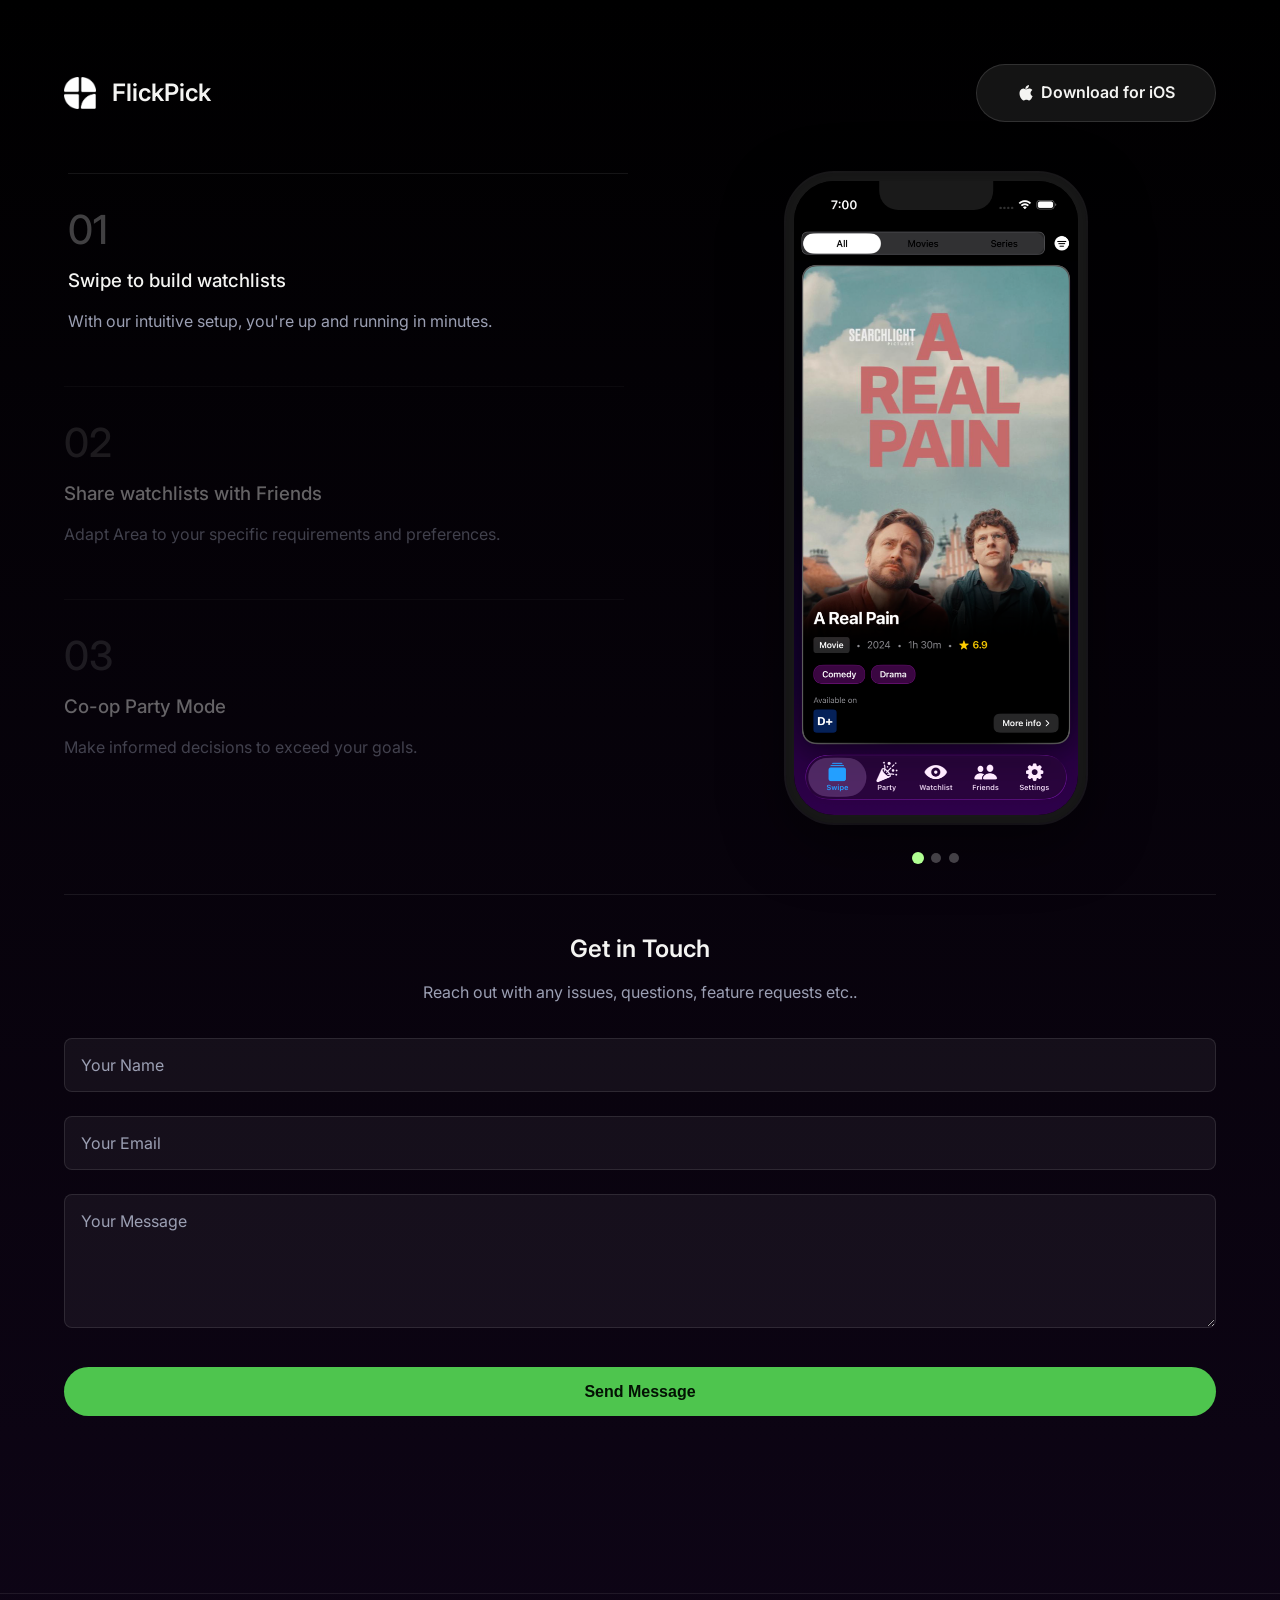
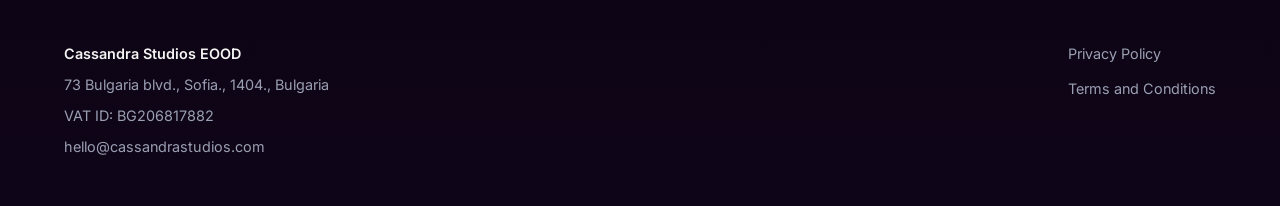
<file: index.html>
<!DOCTYPE html>
<html lang="en">
<head>
    <meta charset="UTF-8">
    <meta name="viewport" content="width=device-width, initial-scale=1.0">
    <title>FlickPick</title>
    <link rel="preconnect" href="https://fonts.googleapis.com">
    <link rel="preconnect" href="https://fonts.gstatic.com" crossorigin>
    <link href="https://fonts.googleapis.com/css2?family=Inter:wght@400;500;600;700&display=swap" rel="stylesheet">
    <link rel="stylesheet" href="styles.css">
    <link rel="icon" type="image/png" href="flickpick-logo.png">
</head>
<body>
    <main>
        <div class="journey-header">
            <div class="journey-copy">
                <p class="eyebrow">FlickPick</p>
                <div class="headline-with-logo">
                    <img class="logo-image" src="flickpick-logo.png" alt="FlickPick logo">
                    <h2>FlickPick</h2>
                </div>
            </div>
            <a class="primary subtle" href="https://apps.apple.com/app/id6755031485" target="_blank" rel="noopener noreferrer">
                <svg class="apple-icon" width="16" height="20" viewBox="0 0 16 20" fill="none" xmlns="http://www.w3.org/2000/svg">
                    <path d="M13.5 10.5c-.1-2.2 1.8-3.3 1.9-3.4-1-1.5-2.5-1.7-3.1-1.7-1.3-.1-2.5.8-3.2.8-.7 0-1.6-.8-2.6-.8-1.3 0-2.5.8-3.3 2-1.4 2.4-.4 6 1 8 .7 1 1.5 2.1 2.6 2 1 0 1.4-.6 2.6-.6 1.2 0 1.5.6 2.6.6 1.1.1 1.8-1 2.5-2 0.8-1.1 1.1-2.2 1.1-2.3 0 0-2.1-.8-2.1-3.2zm-2.4-5.8c.6-.7 1-1.7.9-2.7-.9.1-2 .6-2.6 1.3-.6.7-1.1 1.6-1 2.6 1 .1 2-.4 2.7-1.2z" fill="currentColor"/>
                </svg>
                Download for iOS
            </a>
        </div>

        <div class="steps-container">
            <div class="steps-column">
                <article data-slide="0" class="step-card step-active">
                    <span class="step-number">01</span>
                    <h3>Swipe to build watchlists</h3>
                    <p>With our intuitive setup, you're up and running in minutes.</p>
                </article>
                <article data-slide="1" class="step-card">
                    <span class="step-number">02</span>
                    <h3>Share watchlists with Friends</h3>
                    <p>Adapt Area to your specific requirements and preferences.</p>
                </article>
                <article data-slide="2" class="step-card">
                    <span class="step-number">03</span>
                    <h3>Co-op Party Mode</h3>
                    <p>Make informed decisions to exceed your goals.</p>
                </article>
            </div>
            <div class="phone-mockup-container">
                <div class="iphone-frame">
                    <div class="iphone-screen">
                        <div class="iphone-notch"></div>
                        <div class="iphone-content">
                            <img src="screenshot1.png" alt="FlickPick app screenshot" class="phone-screenshot" id="phoneSlideImage">
                        </div>
                    </div>
                    <div class="phone-dots">
                        <button class="phone-dot" data-target="0" aria-label="Slide 1"></button>
                        <button class="phone-dot" data-target="1" aria-label="Slide 2"></button>
                        <button class="phone-dot" data-target="2" aria-label="Slide 3"></button>
                    </div>
                </div>
            </div>
        </div>

        <div class="connect-block">
            <h2>Get in Touch</h2>
            <p>Reach out with any issues, questions, feature requests etc..</p>
            
            <form class="contact-form" id="contactForm" action="/api/contact" method="POST" novalidate>
                <div class="form-group">
                    <input type="text" name="name" id="name" placeholder="Your Name" required>
                </div>
                <div class="form-group">
                    <input type="email" name="email" id="email" placeholder="Your Email" required>
                </div>
                <div class="form-group">
                    <textarea name="message" id="message" rows="5" placeholder="Your Message" required></textarea>
                </div>
                <button type="button" class="primary deep" id="contactSubmit">Send Message</button>
                <p class="form-status" role="status" aria-live="polite"></p>
            </form>
        </div>
    </main>
    <footer class="site-footer">
        <div class="footer-content">
            <div class="footer-company">
                <p><strong>Cassandra Studios EOOD</strong></p>
                <p>73 Bulgaria blvd., Sofia., 1404., Bulgaria</p>
                <p>VAT ID: BG206817882</p>
                <p><a href="mailto:hello@cassandrastudios.com">hello@cassandrastudios.com</a></p>
            </div>
            <div class="footer-links">
                <a href="privacy-policy.html">Privacy Policy</a>
                <a href="terms-of-service.html">Terms and Conditions</a>
            </div>
        </div>
    </footer>

    <script>
        document.addEventListener('DOMContentLoaded', () => {
            const phoneSlides = [
                { src: 'screenshot1.png', articleIndex: 0 },
                { src: 'screenshot2.png', articleIndex: 1 },
                { src: 'screenshot3.png', articleIndex: 2 }
            ];
            
            const phoneImage = document.getElementById('phoneSlideImage');
            const stepCards = Array.from(document.querySelectorAll('.steps-column .step-card'));
            const dots = Array.from(document.querySelectorAll('.phone-dot'));
            let currentSlide = 0;
            let slideTimer;
            
            const setActiveSlide = (index) => {
                currentSlide = index;
                const slide = phoneSlides[index];
                if (phoneImage) {
                    phoneImage.src = slide.src;
                }
                dots.forEach((dot, dotIndex) => {
                    dot.classList.toggle('active', dotIndex === index);
                });
                stepCards.forEach((card, cardIndex) => {
                    card.classList.toggle('step-active', cardIndex === slide.articleIndex);
                });
            };
            
            const startSlideShow = () => {
                stopSlideShow();
                slideTimer = setInterval(() => {
                    const nextIndex = (currentSlide + 1) % phoneSlides.length;
                    setActiveSlide(nextIndex);
                }, 5000);
            };
            
            const stopSlideShow = () => {
                if (slideTimer) {
                    clearInterval(slideTimer);
                }
            };
            
            const handleSelect = (targetIndex) => {
                setActiveSlide(targetIndex);
                startSlideShow();
            };

            dots.forEach((dot) => {
                dot.addEventListener('click', () => {
                    const targetIndex = Number(dot.dataset.target);
                    handleSelect(targetIndex);
                });
            });

            stepCards.forEach((card, cardIndex) => {
                card.addEventListener('click', () => {
                    handleSelect(cardIndex);
                });
            });
            
            setActiveSlide(0);
            startSlideShow();
            
            const contactForm = document.getElementById('contactForm');
            const submitButton = document.getElementById('contactSubmit');
            const statusEl = document.querySelector('.form-status');
            if (contactForm && submitButton) {
                submitButton.addEventListener('click', async () => {
                    if (statusEl) {
                        statusEl.textContent = 'Sending...';
                    }
                    submitButton.disabled = true;

                    const formData = new FormData(contactForm);
                    const endpoint = contactForm.getAttribute('action') || '/api/contact';

                    try {
                        const response = await fetch(endpoint, {
                            method: 'POST',
                            body: formData,
                        });

                        if (!response.ok) {
                            throw new Error('Request failed');
                        }

                        if (statusEl) {
                            statusEl.textContent = 'Thanks! We will get back to you shortly.';
                        }
                        contactForm.reset();
                    } catch (error) {
                        if (statusEl) {
                            statusEl.textContent = 'Something went wrong. Please try again later.';
                        }
                    } finally {
                        submitButton.disabled = false;
                    }
                });
            }
        });
    </script>
</body>
</html>
</file>
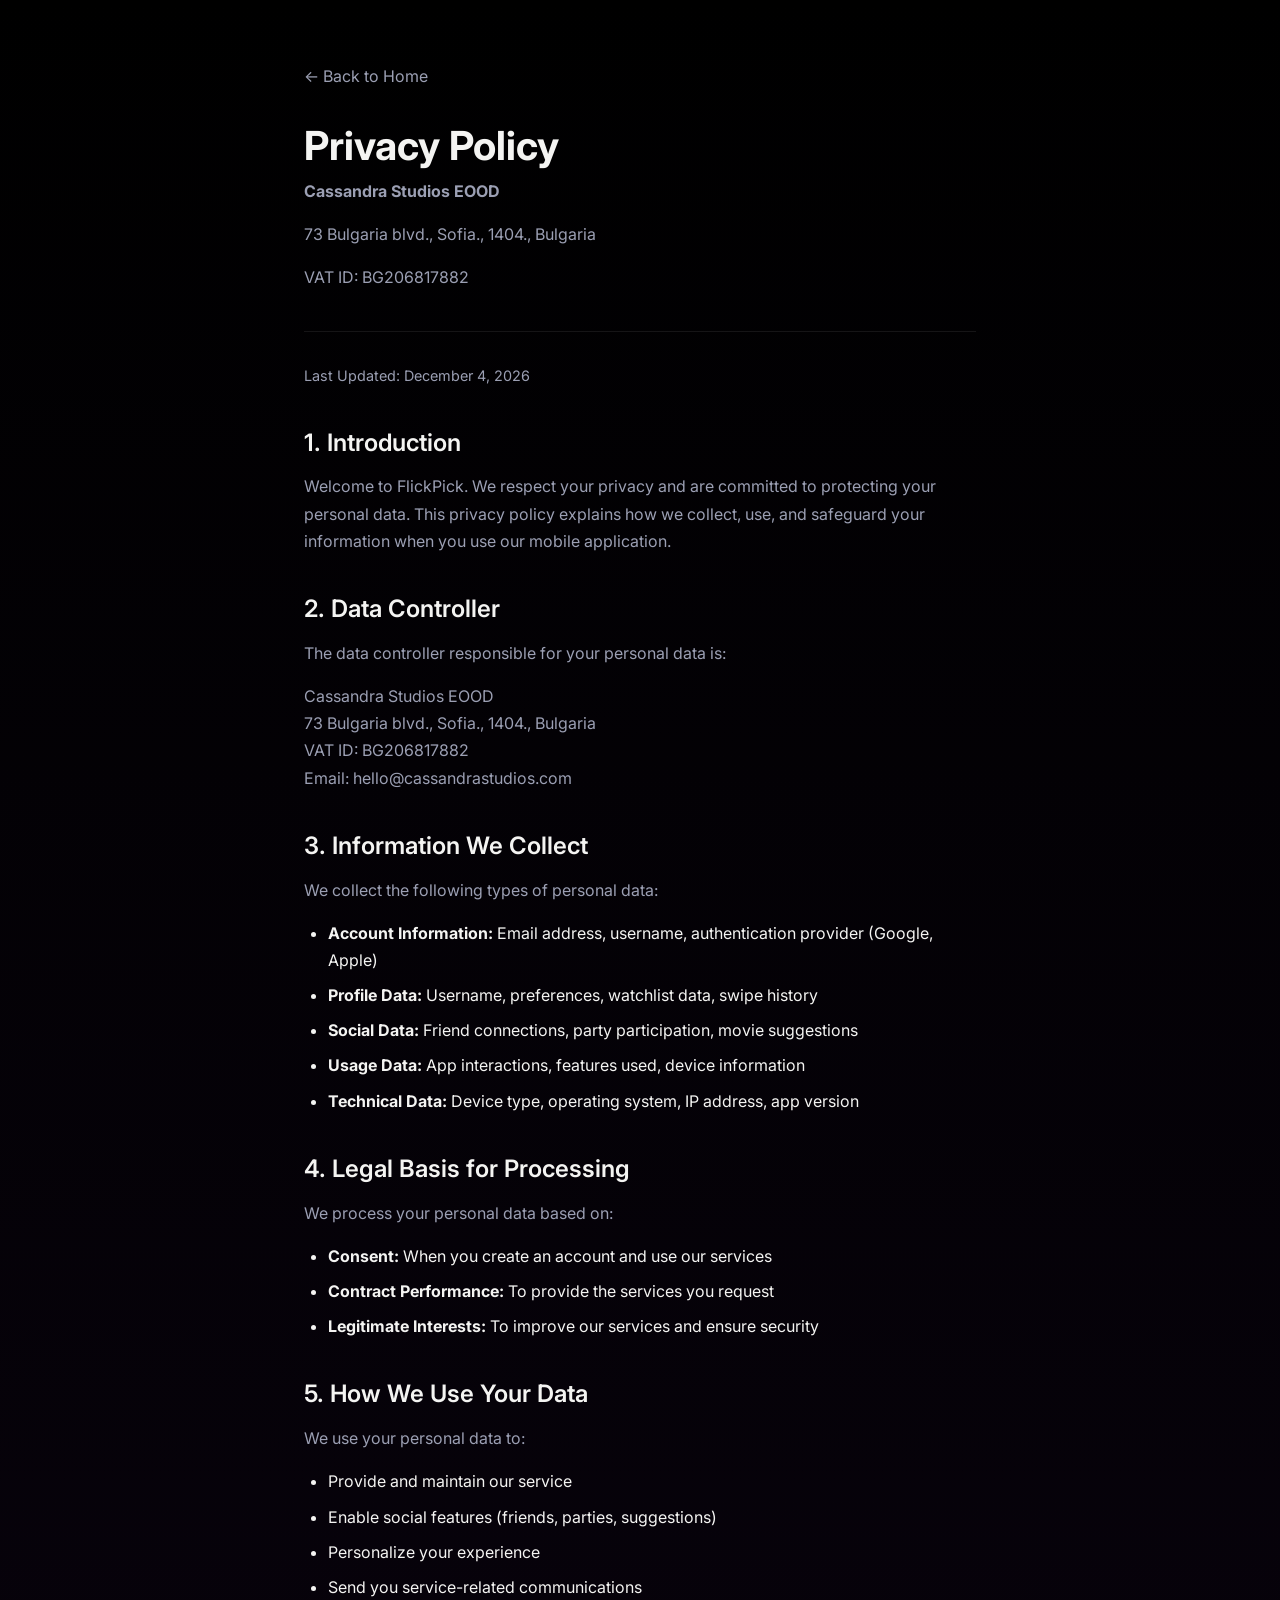
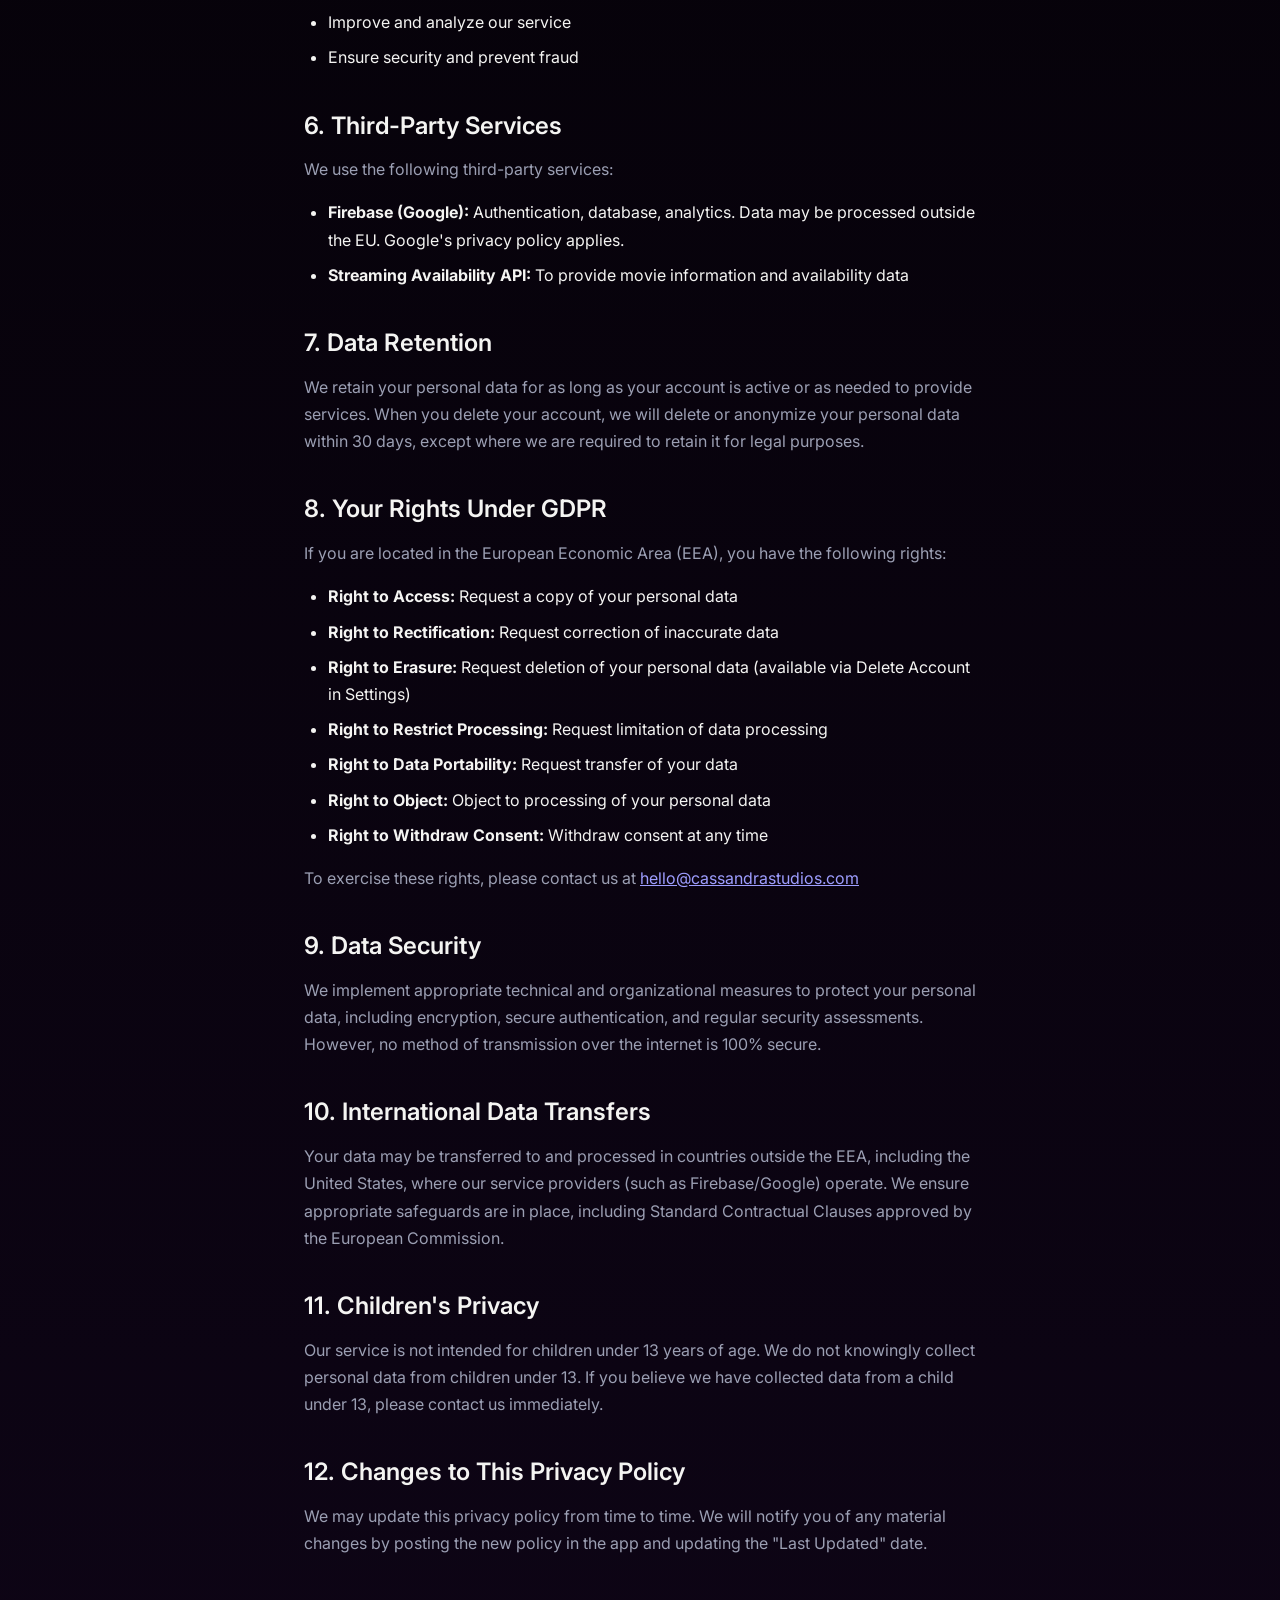
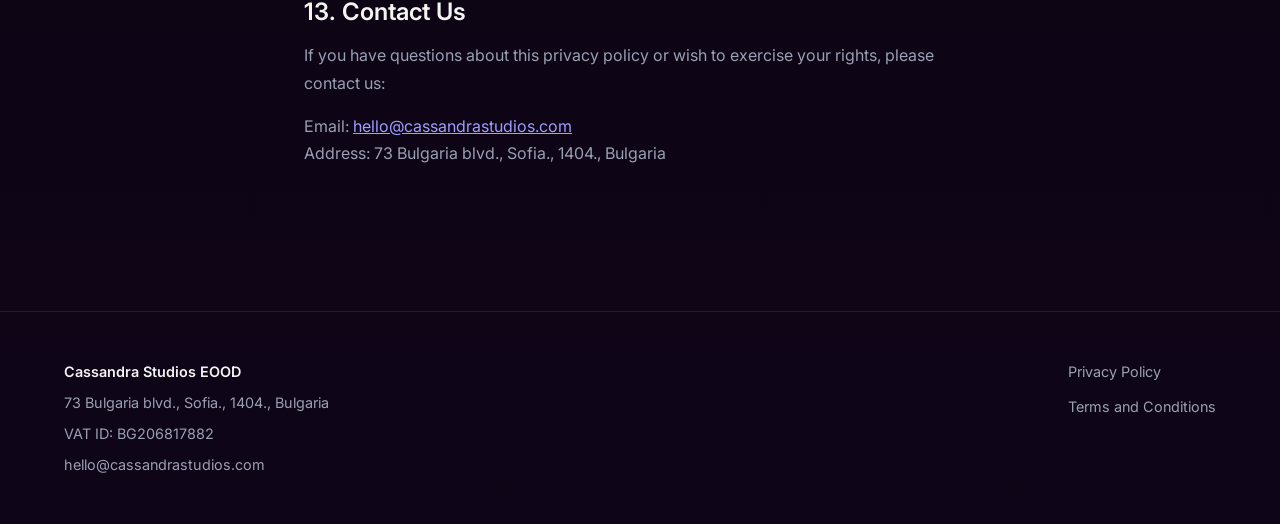
<file: privacy-policy.html>
<!DOCTYPE html>
<html lang="en">
<head>
    <meta charset="UTF-8">
    <meta name="viewport" content="width=device-width, initial-scale=1.0">
    <title>Privacy Policy - FlickPick</title>
    <link rel="preconnect" href="https://fonts.googleapis.com">
    <link rel="preconnect" href="https://fonts.gstatic.com" crossorigin>
    <link href="https://fonts.googleapis.com/css2?family=Inter:wght@400;500;600;700&display=swap" rel="stylesheet">
    <link rel="stylesheet" href="styles.css">
    <style>
        .legal-page { max-width: 800px; margin: 0 auto; padding: 4rem clamp(1.5rem, 5vw, 5rem); }
        .legal-page h1 { font-size: clamp(2rem, 4vw, 2.5rem); margin-bottom: 2rem; }
        .legal-page h2 { font-size: clamp(1.3rem, 3vw, 1.5rem); margin-top: 2.5rem; margin-bottom: 1rem; }
        .legal-page p { margin-bottom: 1rem; line-height: 1.7; }
        .legal-page ul { margin: 1rem 0; padding-left: 1.5rem; }
        .legal-page li { margin-bottom: 0.5rem; line-height: 1.7; }
        .legal-header { border-bottom: 1px solid var(--border); padding-bottom: 1.5rem; margin-bottom: 2rem; }
        .legal-header h1 { margin-bottom: 0.5rem; }
        .back-link { display: inline-block; margin-bottom: 2rem; color: var(--muted); text-decoration: none; transition: color 200ms ease; }
        .back-link:hover { color: var(--text); }
    </style>
</head>
<body>
    <div class="legal-page">
        <a href="index.html" class="back-link">← Back to Home</a>
        <div class="legal-header">
            <h1>Privacy Policy</h1>
            <div>
                <p><strong>Cassandra Studios EOOD</strong></p>
                <p>73 Bulgaria blvd., Sofia., 1404., Bulgaria</p>
                <p>VAT ID: BG206817882</p>
            </div>
        </div>
        <p style="font-size: 0.9rem; color: var(--muted); margin-bottom: 2rem;">Last Updated: <span id="last-updated"></span></p>
        <h2>1. Introduction</h2>
        <p>Welcome to FlickPick. We respect your privacy and are committed to protecting your personal data. This privacy policy explains how we collect, use, and safeguard your information when you use our mobile application.</p>
        <h2>2. Data Controller</h2>
        <p>The data controller responsible for your personal data is:</p>
        <p>Cassandra Studios EOOD<br>73 Bulgaria blvd., Sofia., 1404., Bulgaria<br>VAT ID: BG206817882<br>Email: hello@cassandrastudios.com</p>
        <h2>3. Information We Collect</h2>
        <p>We collect the following types of personal data:</p>
        <ul>
            <li><strong>Account Information:</strong> Email address, username, authentication provider (Google, Apple)</li>
            <li><strong>Profile Data:</strong> Username, preferences, watchlist data, swipe history</li>
            <li><strong>Social Data:</strong> Friend connections, party participation, movie suggestions</li>
            <li><strong>Usage Data:</strong> App interactions, features used, device information</li>
            <li><strong>Technical Data:</strong> Device type, operating system, IP address, app version</li>
        </ul>
        <h2>4. Legal Basis for Processing</h2>
        <p>We process your personal data based on:</p>
        <ul>
            <li><strong>Consent:</strong> When you create an account and use our services</li>
            <li><strong>Contract Performance:</strong> To provide the services you request</li>
            <li><strong>Legitimate Interests:</strong> To improve our services and ensure security</li>
        </ul>
        <h2>5. How We Use Your Data</h2>
        <p>We use your personal data to:</p>
        <ul>
            <li>Provide and maintain our service</li>
            <li>Enable social features (friends, parties, suggestions)</li>
            <li>Personalize your experience</li>
            <li>Send you service-related communications</li>
            <li>Improve and analyze our service</li>
            <li>Ensure security and prevent fraud</li>
        </ul>
        <h2>6. Third-Party Services</h2>
        <p>We use the following third-party services:</p>
        <ul>
            <li><strong>Firebase (Google):</strong> Authentication, database, analytics. Data may be processed outside the EU. Google's privacy policy applies.</li>
            <li><strong>Streaming Availability API:</strong> To provide movie information and availability data</li>
        </ul>
        <h2>7. Data Retention</h2>
        <p>We retain your personal data for as long as your account is active or as needed to provide services. When you delete your account, we will delete or anonymize your personal data within 30 days, except where we are required to retain it for legal purposes.</p>
        <h2>8. Your Rights Under GDPR</h2>
        <p>If you are located in the European Economic Area (EEA), you have the following rights:</p>
        <ul>
            <li><strong>Right to Access:</strong> Request a copy of your personal data</li>
            <li><strong>Right to Rectification:</strong> Request correction of inaccurate data</li>
            <li><strong>Right to Erasure:</strong> Request deletion of your personal data (available via Delete Account in Settings)</li>
            <li><strong>Right to Restrict Processing:</strong> Request limitation of data processing</li>
            <li><strong>Right to Data Portability:</strong> Request transfer of your data</li>
            <li><strong>Right to Object:</strong> Object to processing of your personal data</li>
            <li><strong>Right to Withdraw Consent:</strong> Withdraw consent at any time</li>
        </ul>
        <p>To exercise these rights, please contact us at <a href="mailto:hello@cassandrastudios.com">hello@cassandrastudios.com</a></p>
        <h2>9. Data Security</h2>
        <p>We implement appropriate technical and organizational measures to protect your personal data, including encryption, secure authentication, and regular security assessments. However, no method of transmission over the internet is 100% secure.</p>
        <h2>10. International Data Transfers</h2>
        <p>Your data may be transferred to and processed in countries outside the EEA, including the United States, where our service providers (such as Firebase/Google) operate. We ensure appropriate safeguards are in place, including Standard Contractual Clauses approved by the European Commission.</p>
        <h2>11. Children's Privacy</h2>
        <p>Our service is not intended for children under 13 years of age. We do not knowingly collect personal data from children under 13. If you believe we have collected data from a child under 13, please contact us immediately.</p>
        <h2>12. Changes to This Privacy Policy</h2>
        <p>We may update this privacy policy from time to time. We will notify you of any material changes by posting the new policy in the app and updating the "Last Updated" date.</p>
        <h2>13. Contact Us</h2>
        <p>If you have questions about this privacy policy or wish to exercise your rights, please contact us:</p>
        <p>Email: <a href="mailto:hello@cassandrastudios.com">hello@cassandrastudios.com</a><br>Address: 73 Bulgaria blvd., Sofia., 1404., Bulgaria</p>
    </div>
    <footer class="site-footer">
        <div class="footer-content">
            <div class="footer-company">
                <p><strong>Cassandra Studios EOOD</strong></p>
                <p>73 Bulgaria blvd., Sofia., 1404., Bulgaria</p>
                <p>VAT ID: BG206817882</p>
                <p><a href="mailto:hello@cassandrastudios.com">hello@cassandrastudios.com</a></p>
            </div>
            <div class="footer-links">
                <a href="privacy-policy.html">Privacy Policy</a>
                <a href="terms-of-service.html">Terms and Conditions</a>
            </div>
        </div>
    </footer>
    <script>document.getElementById('last-updated').textContent = new Date().toLocaleDateString('en-US', { year: 'numeric', month: 'long', day: 'numeric' });</script>
</body>
</html>
</file>
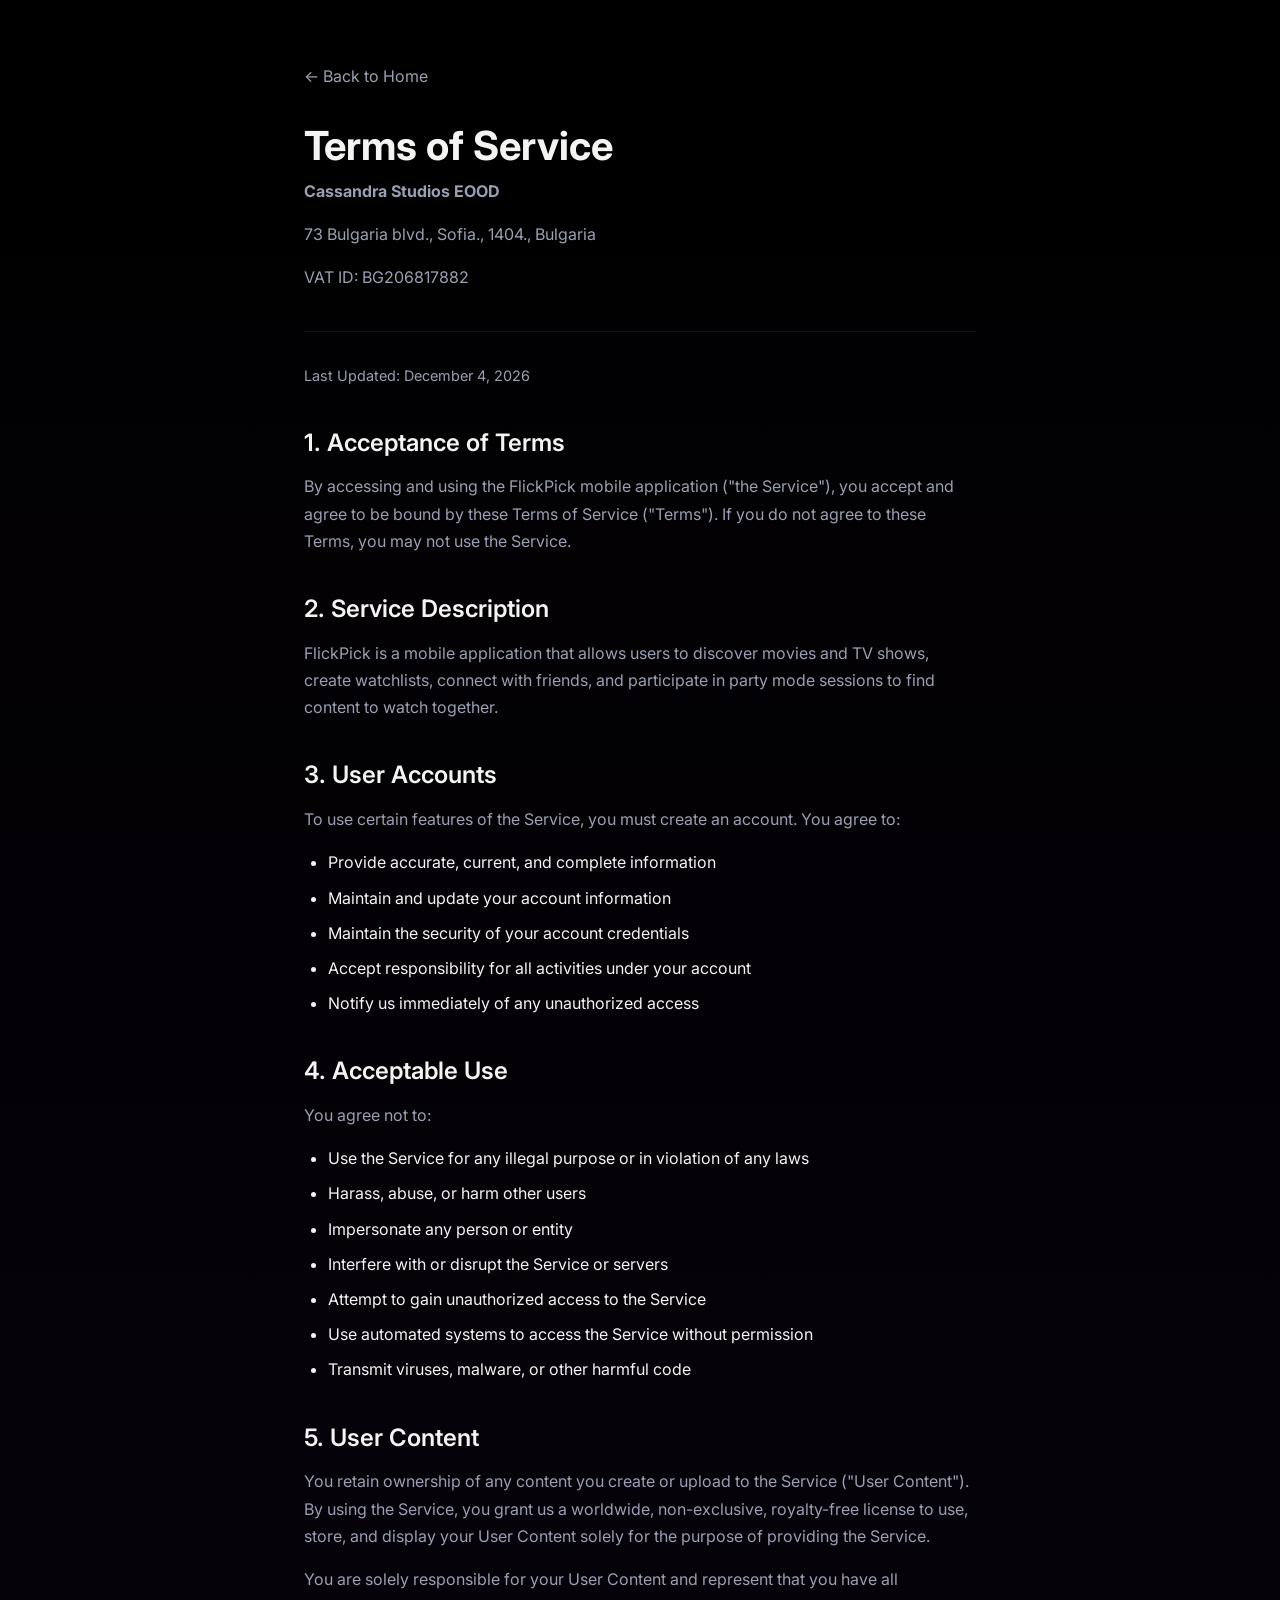
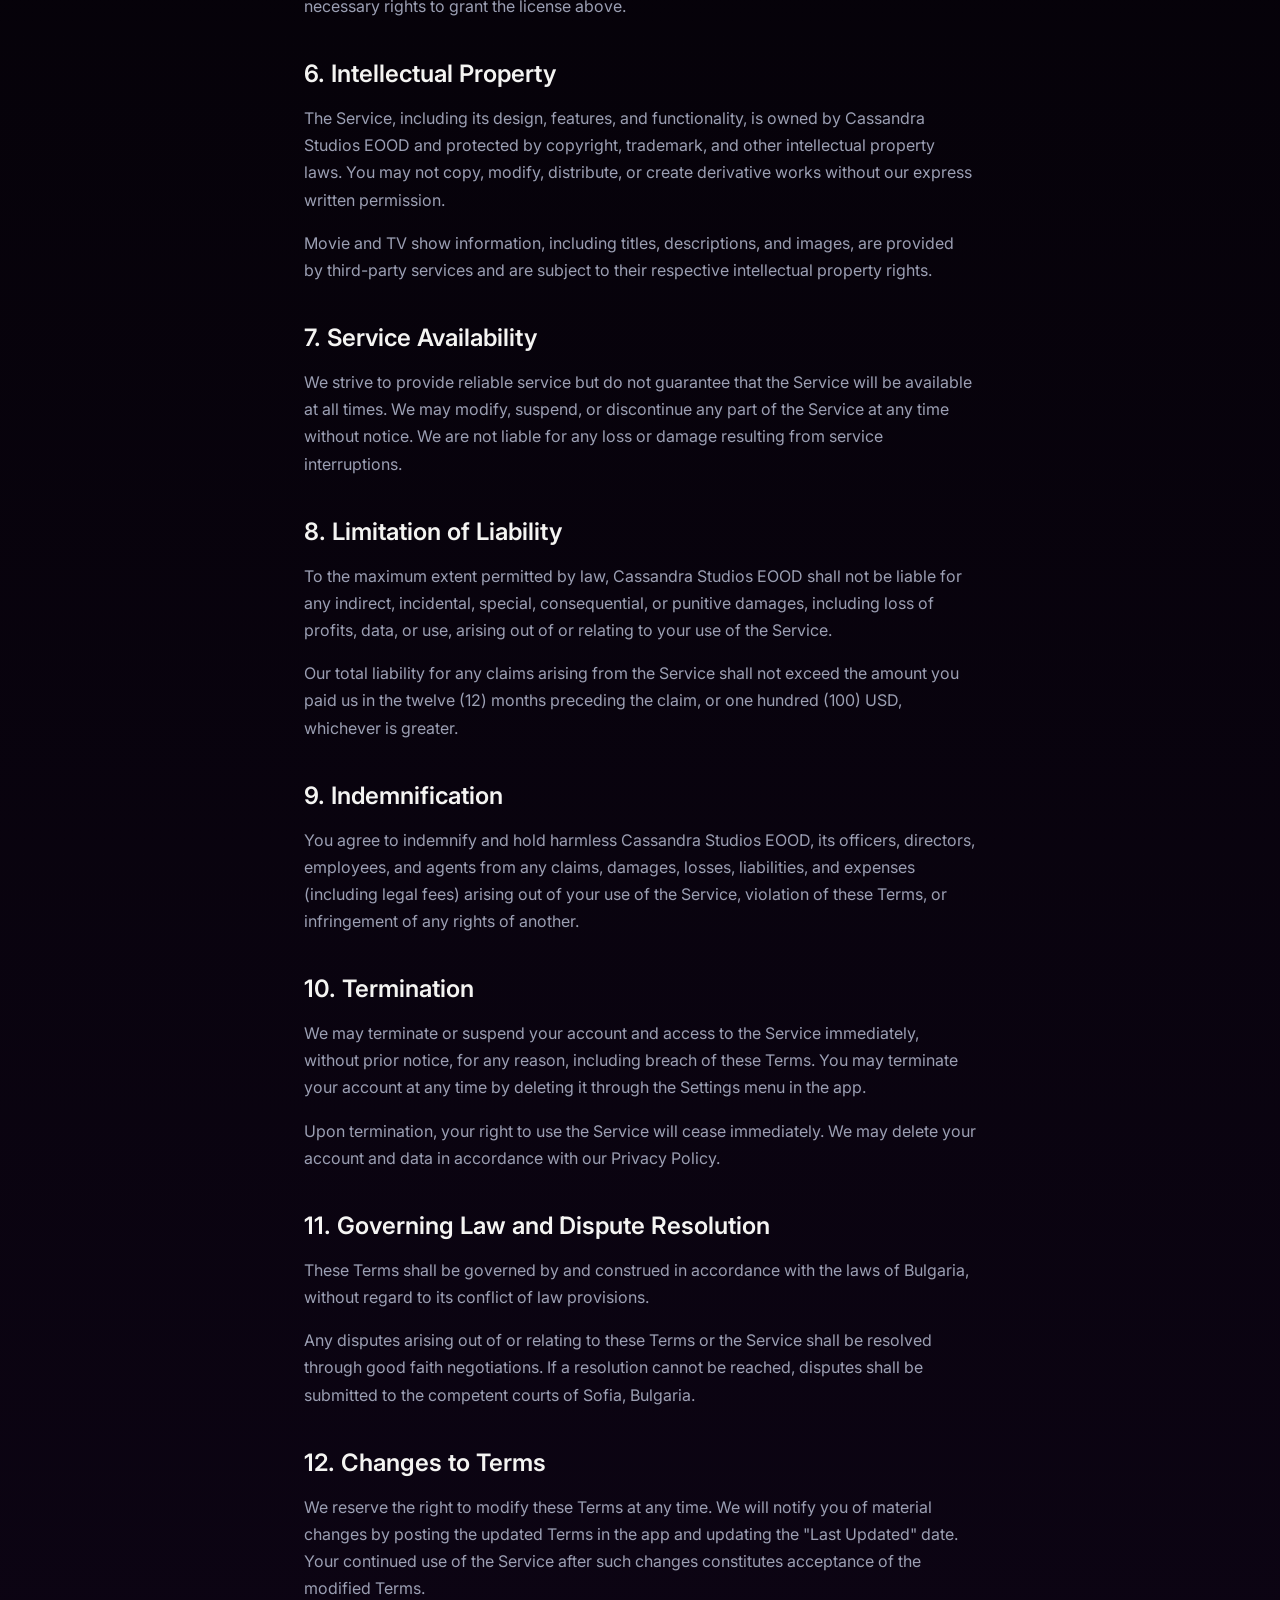
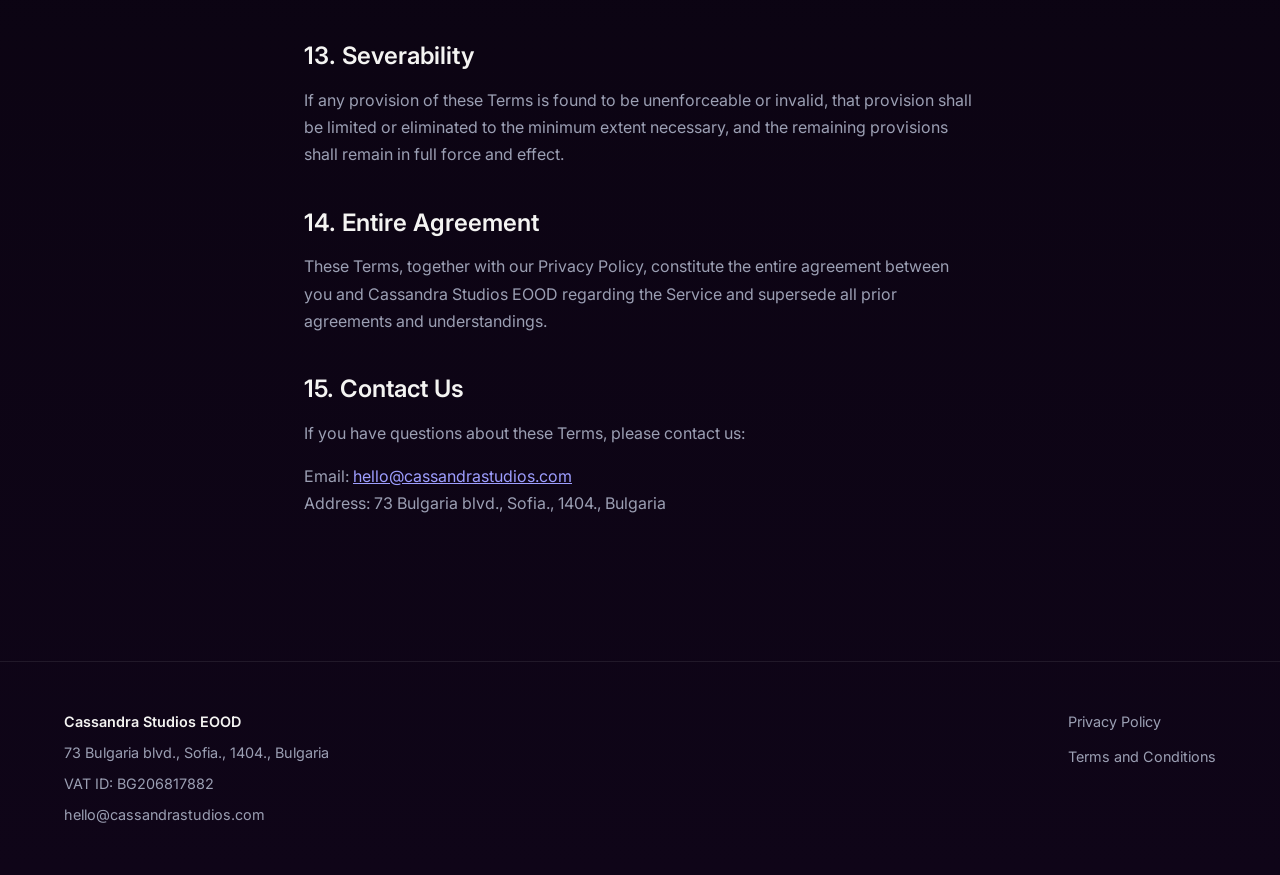
<file: terms-of-service.html>
<!DOCTYPE html>
<html lang="en">
<head>
    <meta charset="UTF-8">
    <meta name="viewport" content="width=device-width, initial-scale=1.0">
    <title>Terms of Service - FlickPick</title>
    <link rel="preconnect" href="https://fonts.googleapis.com">
    <link rel="preconnect" href="https://fonts.gstatic.com" crossorigin>
    <link href="https://fonts.googleapis.com/css2?family=Inter:wght@400;500;600;700&display=swap" rel="stylesheet">
    <link rel="stylesheet" href="styles.css">
    <style>
        .legal-page { max-width: 800px; margin: 0 auto; padding: 4rem clamp(1.5rem, 5vw, 5rem); }
        .legal-page h1 { font-size: clamp(2rem, 4vw, 2.5rem); margin-bottom: 2rem; }
        .legal-page h2 { font-size: clamp(1.3rem, 3vw, 1.5rem); margin-top: 2.5rem; margin-bottom: 1rem; }
        .legal-page p { margin-bottom: 1rem; line-height: 1.7; }
        .legal-page ul { margin: 1rem 0; padding-left: 1.5rem; }
        .legal-page li { margin-bottom: 0.5rem; line-height: 1.7; }
        .legal-header { border-bottom: 1px solid var(--border); padding-bottom: 1.5rem; margin-bottom: 2rem; }
        .legal-header h1 { margin-bottom: 0.5rem; }
        .back-link { display: inline-block; margin-bottom: 2rem; color: var(--muted); text-decoration: none; transition: color 200ms ease; }
        .back-link:hover { color: var(--text); }
    </style>
</head>
<body>
    <div class="legal-page">
        <a href="index.html" class="back-link">← Back to Home</a>
        <div class="legal-header">
            <h1>Terms of Service</h1>
            <div>
                <p><strong>Cassandra Studios EOOD</strong></p>
                <p>73 Bulgaria blvd., Sofia., 1404., Bulgaria</p>
                <p>VAT ID: BG206817882</p>
            </div>
        </div>
        <p style="font-size: 0.9rem; color: var(--muted); margin-bottom: 2rem;">Last Updated: <span id="last-updated"></span></p>
        <h2>1. Acceptance of Terms</h2>
        <p>By accessing and using the FlickPick mobile application ("the Service"), you accept and agree to be bound by these Terms of Service ("Terms"). If you do not agree to these Terms, you may not use the Service.</p>
        <h2>2. Service Description</h2>
        <p>FlickPick is a mobile application that allows users to discover movies and TV shows, create watchlists, connect with friends, and participate in party mode sessions to find content to watch together.</p>
        <h2>3. User Accounts</h2>
        <p>To use certain features of the Service, you must create an account. You agree to:</p>
        <ul>
            <li>Provide accurate, current, and complete information</li>
            <li>Maintain and update your account information</li>
            <li>Maintain the security of your account credentials</li>
            <li>Accept responsibility for all activities under your account</li>
            <li>Notify us immediately of any unauthorized access</li>
        </ul>
        <h2>4. Acceptable Use</h2>
        <p>You agree not to:</p>
        <ul>
            <li>Use the Service for any illegal purpose or in violation of any laws</li>
            <li>Harass, abuse, or harm other users</li>
            <li>Impersonate any person or entity</li>
            <li>Interfere with or disrupt the Service or servers</li>
            <li>Attempt to gain unauthorized access to the Service</li>
            <li>Use automated systems to access the Service without permission</li>
            <li>Transmit viruses, malware, or other harmful code</li>
        </ul>
        <h2>5. User Content</h2>
        <p>You retain ownership of any content you create or upload to the Service ("User Content"). By using the Service, you grant us a worldwide, non-exclusive, royalty-free license to use, store, and display your User Content solely for the purpose of providing the Service.</p>
        <p>You are solely responsible for your User Content and represent that you have all necessary rights to grant the license above.</p>
        <h2>6. Intellectual Property</h2>
        <p>The Service, including its design, features, and functionality, is owned by Cassandra Studios EOOD and protected by copyright, trademark, and other intellectual property laws. You may not copy, modify, distribute, or create derivative works without our express written permission.</p>
        <p>Movie and TV show information, including titles, descriptions, and images, are provided by third-party services and are subject to their respective intellectual property rights.</p>
        <h2>7. Service Availability</h2>
        <p>We strive to provide reliable service but do not guarantee that the Service will be available at all times. We may modify, suspend, or discontinue any part of the Service at any time without notice. We are not liable for any loss or damage resulting from service interruptions.</p>
        <h2>8. Limitation of Liability</h2>
        <p>To the maximum extent permitted by law, Cassandra Studios EOOD shall not be liable for any indirect, incidental, special, consequential, or punitive damages, including loss of profits, data, or use, arising out of or relating to your use of the Service.</p>
        <p>Our total liability for any claims arising from the Service shall not exceed the amount you paid us in the twelve (12) months preceding the claim, or one hundred (100) USD, whichever is greater.</p>
        <h2>9. Indemnification</h2>
        <p>You agree to indemnify and hold harmless Cassandra Studios EOOD, its officers, directors, employees, and agents from any claims, damages, losses, liabilities, and expenses (including legal fees) arising out of your use of the Service, violation of these Terms, or infringement of any rights of another.</p>
        <h2>10. Termination</h2>
        <p>We may terminate or suspend your account and access to the Service immediately, without prior notice, for any reason, including breach of these Terms. You may terminate your account at any time by deleting it through the Settings menu in the app.</p>
        <p>Upon termination, your right to use the Service will cease immediately. We may delete your account and data in accordance with our Privacy Policy.</p>
        <h2>11. Governing Law and Dispute Resolution</h2>
        <p>These Terms shall be governed by and construed in accordance with the laws of Bulgaria, without regard to its conflict of law provisions.</p>
        <p>Any disputes arising out of or relating to these Terms or the Service shall be resolved through good faith negotiations. If a resolution cannot be reached, disputes shall be submitted to the competent courts of Sofia, Bulgaria.</p>
        <h2>12. Changes to Terms</h2>
        <p>We reserve the right to modify these Terms at any time. We will notify you of material changes by posting the updated Terms in the app and updating the "Last Updated" date. Your continued use of the Service after such changes constitutes acceptance of the modified Terms.</p>
        <h2>13. Severability</h2>
        <p>If any provision of these Terms is found to be unenforceable or invalid, that provision shall be limited or eliminated to the minimum extent necessary, and the remaining provisions shall remain in full force and effect.</p>
        <h2>14. Entire Agreement</h2>
        <p>These Terms, together with our Privacy Policy, constitute the entire agreement between you and Cassandra Studios EOOD regarding the Service and supersede all prior agreements and understandings.</p>
        <h2>15. Contact Us</h2>
        <p>If you have questions about these Terms, please contact us:</p>
        <p>Email: <a href="mailto:hello@cassandrastudios.com">hello@cassandrastudios.com</a><br>Address: 73 Bulgaria blvd., Sofia., 1404., Bulgaria</p>
    </div>
    <footer class="site-footer">
        <div class="footer-content">
            <div class="footer-company">
                <p><strong>Cassandra Studios EOOD</strong></p>
                <p>73 Bulgaria blvd., Sofia., 1404., Bulgaria</p>
                <p>VAT ID: BG206817882</p>
                <p><a href="mailto:hello@cassandrastudios.com">hello@cassandrastudios.com</a></p>
            </div>
            <div class="footer-links">
                <a href="privacy-policy.html">Privacy Policy</a>
                <a href="terms-of-service.html">Terms and Conditions</a>
            </div>
        </div>
    </footer>
    <script>document.getElementById('last-updated').textContent = new Date().toLocaleDateString('en-US', { year: 'numeric', month: 'long', day: 'numeric' });</script>
</body>
</html>
</file>
<file: styles.css>
:root {
    color-scheme: dark;
    --bg: #0b0c10;
    --surface: #15171f;
    --text: #f4f4f2;
    --muted: #9b9fb3;
    --accent: #b0ff92;
    --deep: #4ec54e;
    --border: rgba(255, 255, 255, 0.08);
}

*,
*::before,
*::after {
    box-sizing: border-box;
}

body {
    margin: 0;
    background: #000000;
    background-image: linear-gradient(to bottom, #000000, #0f0518);
    color: var(--text);
    font-family: -apple-system, 'Inter', system-ui, BlinkMacSystemFont, 'Segoe UI', sans-serif;
    line-height: 1.6;
    min-height: 100vh;
}

main {
    min-height: 100vh;
    padding: 4rem clamp(1.5rem, 5vw, 5rem);
}

main > * + * {
    margin-top: clamp(1.5rem, 4vw, 3.5rem);
}

h1,
h2,
h3 {
    font-family: -apple-system, 'Inter', system-ui, BlinkMacSystemFont, 'Segoe UI', sans-serif;
    margin: 0 0 1rem;
    line-height: 1.2;
    font-weight: 600;
}

h1 {
    font-weight: 700;
    font-size: clamp(2.2rem, 4vw, 3.4rem);
}

h2 {
    font-weight: 600;
}

h3 {
    font-weight: 500;
}

p {
    margin: 0 0 1.25rem;
    color: var(--muted);
}

.eyebrow {
    letter-spacing: 0.12em;
    font-size: 0.85rem;
    font-weight: 600;
    color: var(--muted);
}

.primary {
    border: none;
    border-radius: 999px;
    background: var(--accent);
    color: #051005;
    padding: 0.95rem 2.5rem;
    font-size: 1rem;
    font-weight: 600;
    cursor: pointer;
    transition: transform 200ms ease, box-shadow 200ms ease;
    display: inline-flex;
    align-items: center;
    gap: 0.5rem;
    text-decoration: none;
}

.primary:hover {
    transform: translateY(-1px);
    box-shadow: 0 10px 30px rgba(176, 255, 146, 0.35);
}

.primary.ghost {
    background: transparent;
    border: 1px solid var(--text);
    text-decoration: none;
    text-align: center;
    color: var(--text);
}

.journey-header {
    display: flex;
    flex-wrap: wrap;
    justify-content: space-between;
    align-items: center;
    gap: 1rem;
}

.journey-copy {
    display: flex;
    flex-direction: column;
    gap: 0.75rem;
}

.journey-copy .eyebrow {
    display: none;
}

.headline-with-logo {
    display: inline-flex;
    align-items: center;
    gap: 1rem;
}

.headline-with-logo h2 {
    margin: 0;
    display: flex;
    align-items: center;
}

.logo-image {
    width: 32px;
    height: 32px;
    object-fit: contain;
    filter: none;
}

.primary.subtle {
    background: rgba(255, 255, 255, 0.08);
    color: var(--text);
    border: 1px solid rgba(255, 255, 255, 0.12);
    box-shadow: none;
}

.apple-icon {
    flex-shrink: 0;
}

.steps-container {
    display: flex;
    gap: 2rem;
    align-items: stretch;
}

.steps-column {
    width: 50%;
    display: flex;
    flex-direction: column;
    gap: 2rem;
}

.steps-column article {
    border-top: 1px solid var(--border);
    padding-top: 1.5rem;
    opacity: 0.4;
    transition: opacity 200ms ease, transform 200ms ease;
    cursor: pointer;
}

.steps-column article.step-active {
    opacity: 1;
    transform: translateX(0.25rem);
}

.phone-mockup-container {
    width: 50%;
    display: flex;
    align-items: center;
    justify-content: center;
    min-height: 100%;
    padding-bottom: 20px;
}

.iphone-frame {
    width: 100%;
    max-width: 300px;
    aspect-ratio: 9 / 19.5;
    background: #1a1a1a;
    border-radius: 3rem;
    padding: 0.5rem;
    box-shadow: 0 20px 60px rgba(0, 0, 0, 0.5), 
                0 0 0 2px rgba(255, 255, 255, 0.1),
                inset 0 0 20px rgba(0, 0, 0, 0.3);
    position: relative;
}

.iphone-screen {
    width: 100%;
    height: 100%;
    background: #000;
    border-radius: 2.5rem;
    overflow: hidden;
    position: relative;
}

.iphone-notch {
    position: absolute;
    top: 0;
    left: 50%;
    transform: translateX(-50%);
    width: 40%;
    height: 1.8rem;
    background: #1a1a1a;
    border-radius: 0 0 1.2rem 1.2rem;
    z-index: 10;
}

.iphone-content {
    width: 100%;
    height: 100%;
    background: #000;
    display: flex;
    align-items: center;
    justify-content: center;
    padding: 0;
    box-sizing: border-box;
    overflow: hidden;
}

.phone-screenshot {
    width: 100%;
    height: 100%;
    object-fit: cover;
    display: block;
}

.phone-dots {
    position: absolute;
    bottom: -2.5rem;
    left: 50%;
    transform: translateX(-50%);
    display: flex;
    gap: 0.5rem;
    justify-content: center;
}

.phone-dot {
    width: 10px;
    height: 10px;
    border-radius: 50%;
    border: none;
    padding: 0;
    display: inline-flex;
    align-items: center;
    justify-content: center;
    line-height: 1;
    aspect-ratio: 1 / 1;
    background: rgba(255, 255, 255, 0.25);
    cursor: pointer;
    transition: transform 150ms ease, background 150ms ease;
    appearance: none;
}

.phone-dot.active {
    background: var(--accent);
    transform: scale(1.2);
}

.step-number {
    display: block;
    font-size: 2.5rem;
    font-weight: 500;
    color: rgba(255, 255, 255, 0.25);
    margin-bottom: 0.5rem;
    font-family: -apple-system, 'Inter', system-ui, BlinkMacSystemFont, 'Segoe UI', sans-serif;
}

.journey-visual {
    margin: 0;
}

.journey-visual img {
    width: 100%;
    border-radius: 1.2rem;
    display: block;
    object-fit: cover;
    filter: saturate(1.1) brightness(0.95);
}

.connect-block {
    text-align: center;
    border-top: 1px solid var(--border);
    padding-top: 2.5rem;
}

.primary.deep {
    background: var(--deep);
    color: #031103;
}

.contact-form {
    width: 100%;
    margin: 2rem auto 0;
    text-align: left;
}

.form-group {
    margin-bottom: 1.5rem;
}

.contact-form input,
.contact-form textarea {
    width: 100%;
    padding: 1rem;
    background: rgba(255, 255, 255, 0.05);
    border: 1px solid rgba(255, 255, 255, 0.1);
    border-radius: 0.5rem;
    color: var(--text);
    font-family: -apple-system, 'Inter', system-ui, BlinkMacSystemFont, 'Segoe UI', sans-serif;
    font-size: 1rem;
    transition: border-color 200ms ease, background 200ms ease;
}

.contact-form input:focus,
.contact-form textarea:focus {
    outline: none;
    border-color: rgba(255, 255, 255, 0.3);
    background: rgba(255, 255, 255, 0.08);
}

.contact-form input::placeholder,
.contact-form textarea::placeholder {
    color: var(--muted);
}

.contact-form textarea {
    resize: vertical;
    min-height: 120px;
}

.contact-form button {
    width: 100%;
    margin-top: 0.5rem;
    justify-content: center;
    text-align: center;
}

.form-status {
    margin-top: 0.75rem;
    font-size: 0.9rem;
    color: var(--muted);
    min-height: 1.2em;
}

.site-footer {
    border-top: 1px solid var(--border);
    padding: 3rem clamp(1.5rem, 5vw, 5rem);
    margin-top: 4rem;
}

.footer-content {
    display: flex;
    flex-wrap: wrap;
    justify-content: space-between;
    align-items: flex-start;
    gap: 2rem;
    max-width: 1200px;
    margin: 0 auto;
}

.footer-company {
    flex: 1;
    min-width: 250px;
}

.footer-company p {
    margin: 0 0 0.5rem;
    color: var(--muted);
    font-size: 0.9rem;
    line-height: 1.6;
}

.footer-company p:last-child {
    margin-bottom: 0;
}

.footer-company strong {
    color: var(--text);
    font-weight: 600;
}

.footer-company a {
    color: var(--muted);
    text-decoration: none;
    transition: color 200ms ease;
}

.footer-company a:hover {
    color: var(--text);
}

.footer-links {
    display: flex;
    flex-direction: column;
    gap: 0.75rem;
}

.footer-links a {
    color: var(--muted);
    text-decoration: none;
    font-size: 0.9rem;
    transition: color 200ms ease;
}

.footer-links a:hover {
    color: var(--text);
}

@media (max-width: 720px) {
    main {
        padding: 2.5rem 1.5rem;
    }

    .journey-header {
        flex-direction: column;
        align-items: flex-start;
    }

    .headline-with-logo {
        flex-wrap: wrap;
    }

    .steps-container {
        flex-direction: column;
    }

    .steps-column,
    .phone-mockup-container {
        width: 100%;
    }

    .phone-mockup-container {
        min-height: 400px;
    }

    .iphone-frame {
        max-width: 250px;
    }

    .site-footer {
        padding: 2rem 1.5rem;
        margin-top: 3rem;
    }

    .footer-content {
        flex-direction: column;
        gap: 1.5rem;
    }

    .footer-links {
        flex-direction: row;
        gap: 1.5rem;
    }
}
</file>
